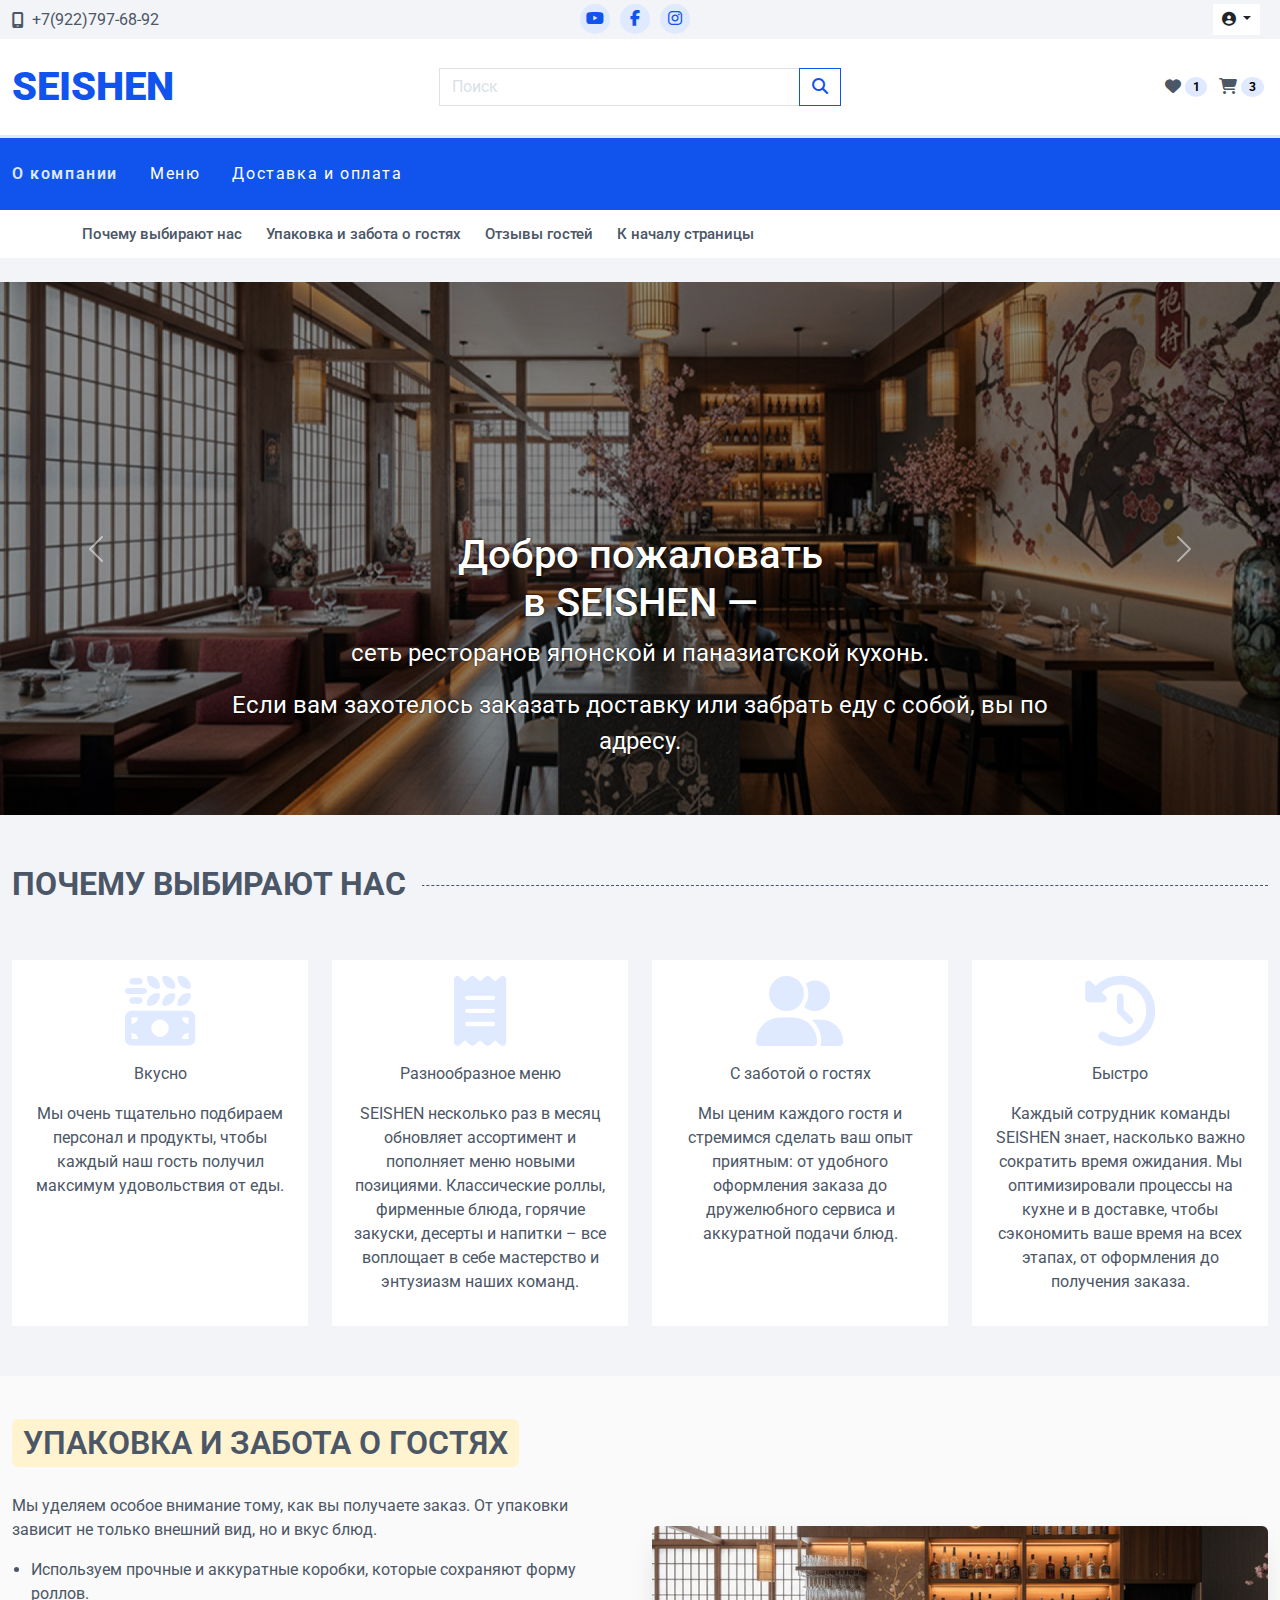
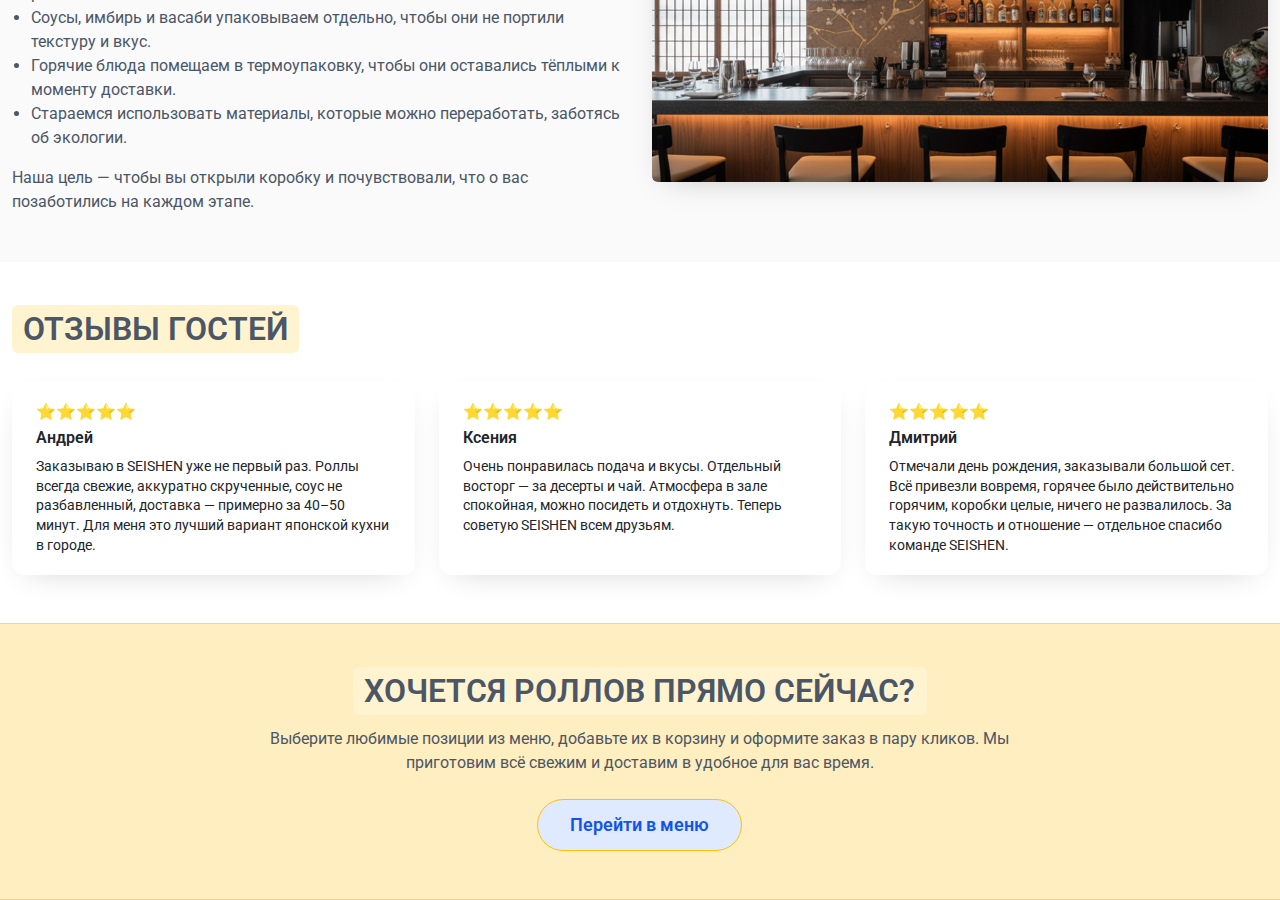
<file: index.html>
<!doctype html>
<html lang="en">
	<head>
		<meta charset="utf-8">
		<meta name="viewport" content="width=device-width, initial-scale=1">
		<title>SEISHEN</title>
		<link rel="preconnect" href="https://fonts.googleapis.com">
		<link rel="preconnect" href="https://fonts.gstatic.com" crossorigin>
		<link href="https://fonts.googleapis.com/css2?family=Roboto:wght@400;500;700&display=swap" rel="stylesheet">
		<link rel="stylesheet" href="https://cdn.jsdelivr.net/npm/bootstrap@5.3.0-alpha3/dist/css/bootstrap.min.css">
		<link rel="stylesheet" href="https://cdnjs.cloudflare.com/ajax/libs/font-awesome/6.4.0/css/all.min.css">
		<link rel="stylesheet" href="assets/css/main.css">
		<link rel="shortcut icon" href="assets/img/favicon.ico" type="image/x-icon">
	</head>
	<body>

		<div class="wrapper">

			<header class="header">
				<div class="header-top py-1">
					<div class="container-fluid">
						<div class="row">
							<div class="col-6 col-sm-4">
								<div class="header-top-phone d-flex align-items-center h-100">
									<i class="fa-solid fa-mobile-screen"></i>
									<a href="tel:+1234567890" class="ms-2">+7(922)797-68-92</a>
								</div>
							</div>

							<div class="col-sm-4 d-none d-sm-block">
								<ul class="social-icons d-flex justify-content-center">
									<li>
										<a href="#">
											<i class="fa-brands fa-youtube"></i>
										</a>
									</li>
									<li>
										<a href="#">
											<i class="fa-brands fa-facebook-f"></i>
										</a>
									</li>
									<li>
										<a href="#">
											<i class="fa-brands fa-instagram"></i>
										</a>
									</li>
								</ul>
							</div>

							<div class="col-6 col-sm-4">
								<div class="header-top-account d-flex justify-content-end">
									<div class="btn-group me-2">
										<div class="dropdown">
											<button class="btn btn-sm dropdown-toggle" type="button" data-bs-toggle="dropdown" aria-expanded="false">
												<i class="fa-solid fa-circle-user"></i>
											</button>
											<ul class="dropdown-menu">
												<li>
													<a class="dropdown-item" href="#">Вход</a>
												</li>
												<li>
													<a class="dropdown-item" href="#">Регистрация</a>
												</li>
											</ul>
										</div>
									</div>
								</div>
								<!-- ./header-top-account -->
							</div>
						</div>
					</div>
				</div>
				<!-- ./header-top -->

				<div class="header-middle bg-white py-4">
					<div class="container-fluid">
						<div class="row align-items-center">

							<div class="col-sm-6 col-lg-4">
								<a href="index.html" class="header-logo h1">SEISHEN</a>
							</div>

							<div class="col-lg-4 order-md-2 cart-buttons text-end d-none d-lg-block">
								<a href="#" class="btn p-1">
									<i class="fa-solid fa-heart"></i>
									<span class="badge text-bg-warning cart-badge bg-warning rounded-circle">1</span>
								</a>

								<button class="btn p-1" type="button" data-bs-toggle="offcanvas" data-bs-target="#offcanvasCart" aria-controls="offcanvasCart">
									<i class="fa-solid fa-cart-shopping"></i>
									<span class="badge text-bg-warning cart-badge bg-warning rounded-circle">3</span>
								</button>
							</div>

							<div class="col-lg-4 col-sm-6 order-md-1 mt-2 mt-md-0">
								<form action="">
									<div class="input-group">
										<input type="text" class="form-control" name="s" placeholder="Поиск" aria-label="Поиск" aria-describedby="button-search">
										<button class="btn btn-outline-warning" type="submit" id="button-search">
											<i class="fa-solid fa-magnifying-glass"></i>
										</button>
									</div>
								</form>
							</div>

						</div>
					</div>

				</div>
				<!-- ./header-middle -->
<div class="offcanvas offcanvas-end" tabindex="-1" id="offcanvasCart" aria-labelledby="offcanvasCartLabel">
    <div class="offcanvas-header">
        <h5 class="offcanvas-title" id="offcanvasCartLabel">Корзина</h5>
        <button type="button" class="btn-close" data-bs-dismiss="offcanvas" aria-label="Close"></button>
    </div>

    <div class="offcanvas-body">

        <!-- Сообщение "Корзина пуста" -->
        <div data-cart-empty class="alert alert-secondary text-center" role="alert">
            Корзина пуста
        </div>

        <!-- Контейнер для товаров в корзине -->
        <div class="cart-wrapper mb-3">
            <!-- JS будет вставлять сюда ".cart-item" -->
        </div>

        <!-- Итоги -->
        <div class="cart-total mb-4">
            <p>
                <span class="h6">Доставка:</span>
                <span class="delivery-cost free">бесплатно</span>
            </p>
            <p>
                <span class="h6">Итого:</span>
                <span class="total-price">0</span> <span class="rouble">₽</span>
            </p>
        </div>

        <!-- Форма заказа -->
        <div id="order-form" class="border-top pt-3">
            <h5 class="mb-2">Оформить заказ</h5>

            <form>
                <div class="form-group mb-2">
                    <input type="text" class="form-control" placeholder="Ваш номер телефона">
                </div>

                <button type="submit" class="btn btn-warning w-100 button-pay">
                    Оплатить
                </button>
            </form>
        </div>

    </div>
</div>

			</header>

			<div class="header-bottom sticky-top" id="header-nav">
				<nav class="navbar navbar-expand-lg bg-dark" data-bs-theme="dark">
					<div class="container-fluid">
						<button class="navbar-toggler" type="button" data-bs-toggle="offcanvas" data-bs-target="#offcanvasNavbar" aria-controls="offcanvasNavbar" aria-expanded="false" aria-label="Toggle navigation">
							<span class="navbar-toggler-icon"></span>
						</button>
						<div class="offcanvas offcanvas-start" id="offcanvasNavbar" tabindex="-1" aria-labelledby="offcanvasNavbarLabel">
							<div class="offcanvas-header">
								<h5 class="offcanvas-title" id="offcanvasNavbarLabel">SEISHEN</h5>
								<button type="button" class="btn-close" data-bs-dismiss="offcanvas" aria-label="Close"></button>
							</div>
							<div class="offcanvas-body">
<ul class="navbar-nav">
  <li class="nav-item">
    <a class="nav-link active" aria-current="page" href="index.html">О компании</a>
  </li>
  <li class="nav-item">
    <a class="nav-link" href="menu.html">Меню</a>
  </li>
  <li class="nav-item">
    <a class="nav-link" href="delivery.html">Доставка и оплата</a>
  </li>
</ul>

							</div>
						</div>

						<div class="cart-buttons-phone d-block d-lg-none "> 
							<a href="#" class="btn p-1">
								<i class="fa-solid fa-heart"></i>
								<span class="badge text-bg-warning cart-badge bg-warning rounded-circle">3</span>
							</a>

							<button class="btn p-1" type="button" data-bs-toggle="offcanvas" data-bs-target="#offcanvasCart" aria-controls="offcanvasCart">
								<i class="fa-solid fa-cart-shopping"></i>
								<span class="badge text-bg-warning cart-badge bg-warning rounded-circle">5</span>
							</button>
						</div>

					</div>
				</nav>

<nav class="page-nav" aria-label="Навигация по странице">
    <div class="container">
        <ul class="page-nav-list">
                </li>
                <li class="page-nav-item">
                    <a class="page-nav-link" href="#advantages">Почему выбирают нас</a>
                </li>
                <li class="page-nav-item">
                    <a class="page-nav-link" href="#pack">Упаковка и забота о гостях</a>
                </li>
                    <a class="page-nav-link" href="#comment">Отзывы гостей</a>
                </li>
                <li class="page-nav-item">
                    <a class="page-nav-link" href="#top">К началу страницы</a>
            </ul>
        </div>
    </nav>

			</div>
			<!-- ./header-bottom -->

<main class="main">
	<a id="top"></a>

<div class="carousel slide carousel-fade">
  <div class="carousel-inner">
    <div class="carousel-item active">
      <img src="assets/img/интерьер_04.jpg" class="d-block w-100" alt="...">
	    <div class="carousel-caption d-none d-md-block">
        <h1 class="content-title"> Добро пожаловать <br> в SEISHEN —</h1>
        <p class="content-text">сеть ресторанов японской и паназиатской кухонь.</p>
        <p class="content-text">Если вам захотелось заказать доставку или забрать еду с собой, вы по адресу.</p>
      </div>
    </div>
    <div class="carousel-item">
      <img src="assets/img/Интерьер_02.jpg" class="d-block w-100" alt="...">
    </div>
    <div class="carousel-item">
      <img src="assets/img/Интерьер_03.jpg" class="d-block w-100" alt="...">
    </div>
  </div>
  <button class="carousel-control-prev" type="button" data-bs-target="#carousel" data-bs-slide="prev">
    <span class="carousel-control-prev-icon" aria-hidden="true"></span>
    <span class="visually-hidden">Предыдущий</span>
  </button>
  <button class="carousel-control-next" type="button" data-bs-target="#carousel" data-bs-slide="next">
    <span class="carousel-control-next-icon" aria-hidden="true"></span>
    <span class="visually-hidden">Следующий</span>
  </button>
</div>

<section id="advantages" class="advantages">
    <div class="container-fluid">
        <div class="row mb-5">
            <div class="col-12">
                <h2 class="section-title">
                    <span>Почему выбирают нас</span>
                </h2>
            </div>
        </div>

        <div class="row gy-3 advantages-items">
            <div class="col-lg-3 col-sm-6">
                <div class="item">
                    <p>
                        <i class="fa-solid fa-money-bill-wheat"></i>
                    </p>
                    <p>Вкусно</p>
                    <p>Мы очень тщательно подбираем персонал и продукты, чтобы каждый наш гость получил максимум удовольствия от еды.</p>
                </div>
            </div>

            <div class="col-lg-3 col-sm-6">
                <div class="item">
                    <p>
                        <i class="fa-solid fa-receipt"></i>
                    </p>
                    <p>Разнообразное меню</p>
                    <p>SEISHEN несколько раз в месяц обновляет ассортимент и пополняет меню новыми позициями. Классические роллы, фирменные блюда, горячие закуски, десерты и напитки – все воплощает в себе мастерство и энтузиазм наших команд.</p>
                </div>
            </div>

            <div class="col-lg-3 col-sm-6">
                <div class="item">
                    <p>
                        <i class="fa-solid fa-user-group"></i>
                    </p>
                    <p>С заботой о гостях</p>
                    <p>Мы ценим каждого гостя и стремимся сделать ваш опыт приятным: от удобного оформления заказа до дружелюбного сервиса и аккуратной подачи блюд.</p>
                </div>
            </div>

            <div class="col-lg-3 col-sm-6">
                <div class="item">
                    <p>
                        <i class="fa-solid fa-clock-rotate-left"></i>
                    </p>
                    <p>Быстро</p>
                    <p>Каждый сотрудник команды SEISHEN знает, насколько важно сократить время ожидания. Мы оптимизировали процессы на кухне и в доставке, чтобы сэкономить ваше время на всех этапах, от оформления до получения заказа.</p>
                </div>
            </div>
        </div>
    </div>
</section>

				<section id="pack" class="care-section py-5">
					<div class="container-fluid">
						<div class="row mb-4">
							<div class="col-12">
								<h2 class="section-title">
									<span>Упаковка и забота о гостях</span>
								</h2>
							</div>
						</div>

						<div class="row align-items-center gy-3">
							<div class="col-lg-6">
								<p>Мы уделяем особое внимание тому, как вы получаете заказ. От упаковки зависит не только внешний вид, но и вкус блюд.</p>
								<ul class="mb-3">
									<li>Используем прочные и аккуратные коробки, которые сохраняют форму роллов.</li>
									<li>Соусы, имбирь и васаби упаковываем отдельно, чтобы они не портили текстуру и вкус.</li>
									<li>Горячие блюда помещаем в термоупаковку, чтобы они оставались тёплыми к моменту доставки.</li>
									<li>Стараемся использовать материалы, которые можно переработать, заботясь об экологии.</li>
								</ul>
								<p class="mb-0">Наша цель — чтобы вы открыли коробку и почувствовали, что о вас позаботились на каждом этапе.</p>
							</div>

							<div class="col-lg-6">
								<img src="assets/img/Интерьер_03.jpg"
									 alt="Упаковка и подача заказов SEISHEN"
									 class="img-fluid rounded">
							</div>
						</div>
					</div>
				</section>

				<section id="comment" class="reviews py-5">
					<div class="container-fluid">
						<div class="row mb-4">
							<div class="col-12">
								<h2 class="section-title">
									<span>Отзывы гостей</span>
								</h2>
							</div>
						</div>

						<div class="row gy-3">
							<div class="col-md-4">
								<div class="card h-100">
									<div class="card-body">
										<p class="mb-1">⭐⭐⭐⭐⭐</p>
										<p class="fw-semibold mb-2">Андрей</p>
										<p class="mb-0 small">
											Заказываю в SEISHEN уже не первый раз. Роллы всегда свежие, аккуратно скрученные,
											соус не разбавленный, доставка — примерно за 40–50 минут. Для меня это лучший вариант
											японской кухни в городе.
										</p>
									</div>
								</div>
							</div>

							<div class="col-md-4">
								<div class="card h-100">
									<div class="card-body">
										<p class="mb-1">⭐⭐⭐⭐⭐</p>
										<p class="fw-semibold mb-2">Ксения</p>
										<p class="mb-0 small">
											Очень понравилась подача и вкусы. Отдельный восторг — за десерты и чай.
											Атмосфера в зале спокойная, можно посидеть и отдохнуть. Теперь советую SEISHEN всем друзьям.
										</p>
									</div>
								</div>
							</div>

							<div class="col-md-4">
								<div class="card h-100">
									<div class="card-body">
										<p class="mb-1">⭐⭐⭐⭐⭐</p>
										<p class="fw-semibold mb-2">Дмитрий</p>
										<p class="mb-0 small">
											Отмечали день рождения, заказывали большой сет. Всё привезли вовремя, горячее было действительно горячим,
											коробки целые, ничего не развалилось. За такую точность и отношение — отдельное спасибо команде SEISHEN.
										</p>
									</div>
								</div>
							</div>
						</div>
					</div>
				</section>

				<section class="cta-section py-5">
					<div class="container-fluid">
						<div class="row justify-content-center text-center">
							<div class="col-lg-8">
								<h2 class="section-title mb-3">
									<span>Хочется роллов прямо сейчас?</span>
								</h2>
								<p class="mb-4">
									Выберите любимые позиции из меню, добавьте их в корзину и оформите заказ в пару кликов.
									Мы приготовим всё свежим и доставим в удобное для вас время.
								</p>
								<a href="menu.html" class="btn btn-warning btn-lg">
									Перейти в меню
								</a>
							</div>
						</div>
					</div>
				</section>

			</main>
			<footer class="footer"></footer>
		</div>

<script src="assets/js/renderProducts.js"></script>
<script src="https://cdn.jsdelivr.net/npm/bootstrap@5.3.0-alpha3/dist/js/bootstrap.bundle.min.js"></script>
<script src="assets/js/main.js"></script>

	</body>
</html>
</file>
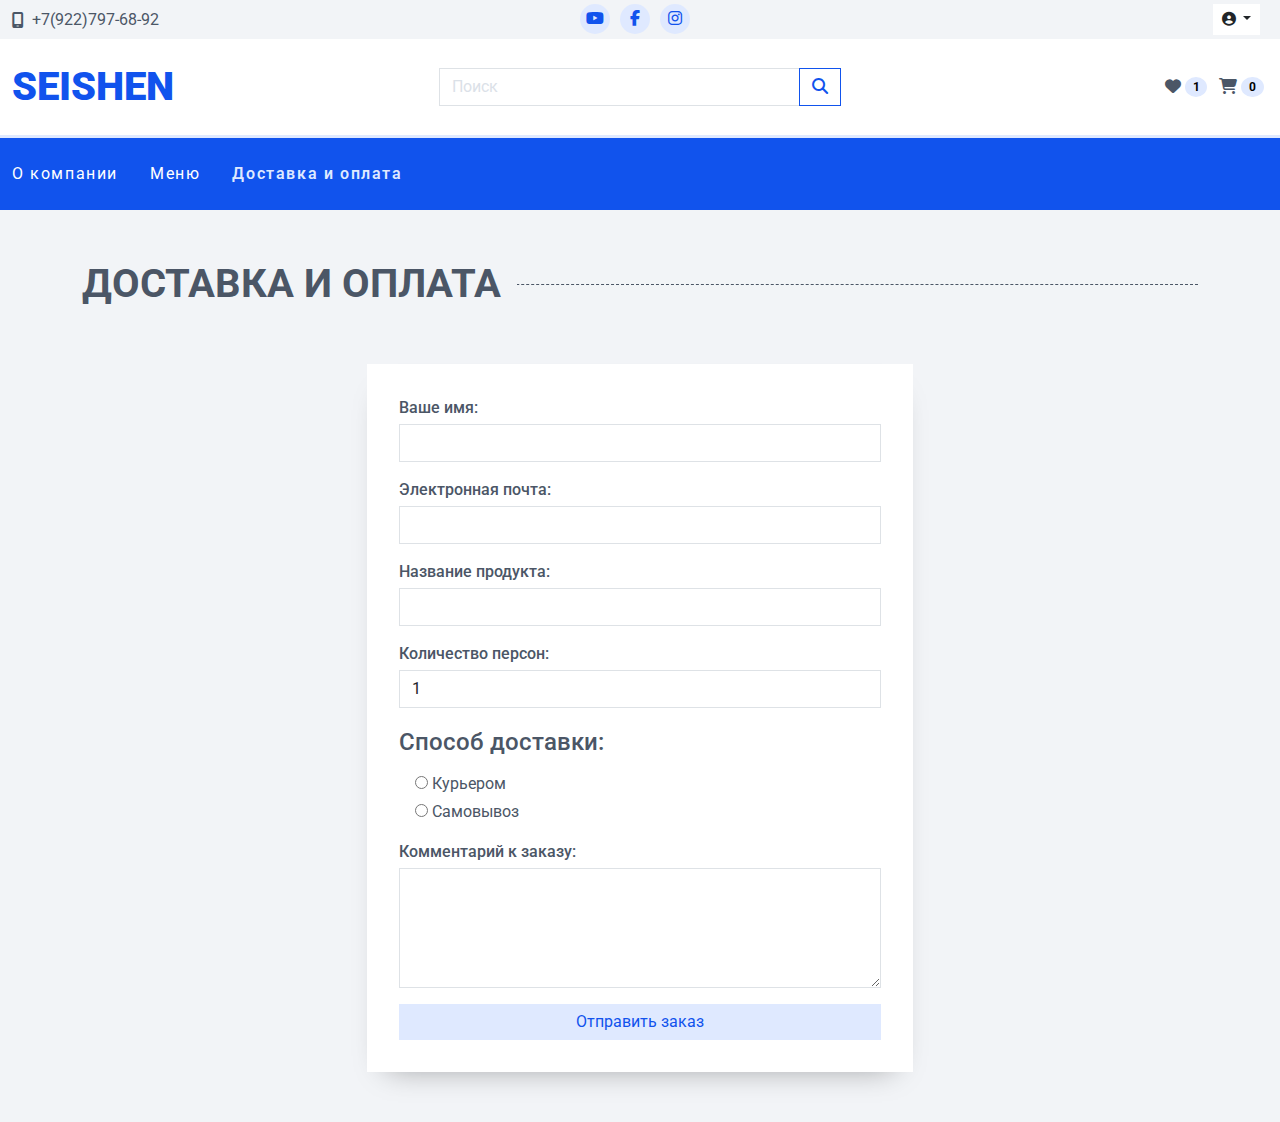
<file: delivery.html>
<!doctype html>
<html lang="en">
	<head>
		<meta charset="utf-8">
		<meta name="viewport" content="width=device-width, initial-scale=1">
		<title>SEISHEN</title>
		<link rel="preconnect" href="https://fonts.googleapis.com">
		<link rel="preconnect" href="https://fonts.gstatic.com" crossorigin>
		<link href="https://fonts.googleapis.com/css2?family=Roboto:wght@400;500;700&display=swap" rel="stylesheet">
		<link rel="stylesheet" href="https://cdn.jsdelivr.net/npm/bootstrap@5.3.0-alpha3/dist/css/bootstrap.min.css">
		<link rel="stylesheet" href="https://cdnjs.cloudflare.com/ajax/libs/font-awesome/6.4.0/css/all.min.css">
		<link rel="stylesheet" href="assets/css/main.css">
		<link rel="shortcut icon" href="assets/img/favicon.ico" type="image/x-icon">
	</head>
	<body>

		<div class="wrapper">

			<header class="header">
				<div class="header-top py-1">
					<div class="container-fluid">
						<div class="row">
							<div class="col-6 col-sm-4">
								<div class="header-top-phone d-flex align-items-center h-100">
									<i class="fa-solid fa-mobile-screen"></i>
									<a href="tel:+1234567890" class="ms-2">+7(922)797-68-92</a>
								</div>
							</div>

							<div class="col-sm-4 d-none d-sm-block">
								<ul class="social-icons d-flex justify-content-center">
									<li>
										<a href="#">
											<i class="fa-brands fa-youtube"></i>
										</a>
									</li>
									<li>
										<a href="#">
											<i class="fa-brands fa-facebook-f"></i>
										</a>
									</li>
									<li>
										<a href="#">
											<i class="fa-brands fa-instagram"></i>
										</a>
									</li>
								</ul>
							</div>

							<div class="col-6 col-sm-4">
								<div class="header-top-account d-flex justify-content-end">
									<div class="btn-group me-2">
										<div class="dropdown">
											<button class="btn btn-sm dropdown-toggle" type="button" data-bs-toggle="dropdown" aria-expanded="false">
												<i class="fa-solid fa-circle-user"></i>
											</button>
											<ul class="dropdown-menu">
												<li>
													<a class="dropdown-item" href="#">Вход</a>
												</li>
												<li>
													<a class="dropdown-item" href="#">Регистрация</a>
												</li>
											</ul>
										</div>
									</div>
								</div>
								<!-- ./header-top-account -->
							</div>
						</div>
					</div>
				</div>
				<!-- ./header-top -->

				<div class="header-middle bg-white py-4">
					<div class="container-fluid">
						<div class="row align-items-center">

							<div class="col-sm-6 col-lg-4">
								<a href="index.html" class="header-logo h1">SEISHEN</a>
							</div>

							<div class="col-lg-4 order-md-2 cart-buttons text-end d-none d-lg-block">
								<a href="#" class="btn p-1">
									<i class="fa-solid fa-heart"></i>
									<span class="badge text-bg-warning cart-badge bg-warning rounded-circle">1</span>
								</a>

								<button class="btn p-1" type="button" data-bs-toggle="offcanvas" data-bs-target="#offcanvasCart" aria-controls="offcanvasCart">
									<i class="fa-solid fa-cart-shopping"></i>
									<span class="badge text-bg-warning cart-badge bg-warning rounded-circle">0</span>
								</button>
							</div>

							<div class="col-lg-4 col-sm-6 order-md-1 mt-2 mt-md-0">
								<form action="">
									<div class="input-group">
										<input type="text" class="form-control" name="s" placeholder="Поиск" aria-label="Поиск" aria-describedby="button-search">
										<button class="btn btn-outline-warning" type="submit" id="button-search">
											<i class="fa-solid fa-magnifying-glass"></i>
										</button>
									</div>
								</form>
							</div>

						</div>
					</div>

				</div>
				<!-- ./header-middle -->
<div class="offcanvas offcanvas-end" tabindex="-1" id="offcanvasCart" aria-labelledby="offcanvasCartLabel">
    <div class="offcanvas-header">
        <h5 class="offcanvas-title" id="offcanvasCartLabel">Корзина</h5>
        <button type="button" class="btn-close" data-bs-dismiss="offcanvas" aria-label="Close"></button>
    </div>

    <div class="offcanvas-body">

        <!-- Сообщение "Корзина пуста" -->

        <div data-cart-empty class="alert text-center" role="alert">
			<img alt class="emptyCard" src="assets/img/orig.png">
            <p>В вашей корзине пусто</p>
        </div>

        <!-- Контейнер для товаров в корзине -->
        <div class="cart-wrapper mb-3">
            <!-- JS будет вставлять сюда ".cart-item" -->
        </div>

        <!-- Итоги -->
        <div class="cart-total mb-4">
            <p>
                <span class="h6">Доставка:</span>
                <span class="delivery-cost free">бесплатно</span>
            </p>
            <p>
                <span class="h6">Итого:</span>
                <span class="total-price">0</span> <span class="rouble">₽</span>
            </p>
        </div>

        <!-- Форма заказа -->
        <div id="order-form" class="border-top pt-3">
            <h5 class="mb-2">Оформить заказ</h5>

            <form>
                <div class="form-group mb-2">
                    <input type="text" class="form-control" placeholder="Ваш номер телефона">
                </div>

                <button type="submit" class="btn btn-warning w-100 button-pay">
                    Оплатить
                </button>
            </form>
        </div>

    </div>
</div>

			</header>

			<div class="header-bottom sticky-top" id="header-nav">
				<nav class="navbar navbar-expand-lg bg-dark" data-bs-theme="dark">
					<div class="container-fluid">
						<button class="navbar-toggler" type="button" data-bs-toggle="offcanvas" data-bs-target="#offcanvasNavbar" aria-controls="offcanvasNavbar" aria-expanded="false" aria-label="Toggle navigation">
							<span class="navbar-toggler-icon"></span>
						</button>
						<div class="offcanvas offcanvas-start" id="offcanvasNavbar" tabindex="-1" aria-labelledby="offcanvasNavbarLabel">
							<div class="offcanvas-header">
								<h5 class="offcanvas-title" id="offcanvasNavbarLabel">SEISHEN</h5>
								<button type="button" class="btn-close" data-bs-dismiss="offcanvas" aria-label="Close"></button>
							</div>
							<div class="offcanvas-body">
								<ul class="navbar-nav">
									<li class="nav-item">
										<a class="nav-link" href="index.html">О компании</a>
									</li>
									<li class="nav-item">
										<a class="nav-link" aria-current="page" href="menu.html">Меню</a>
									</li>
									<li class="nav-item">
										<a class="nav-link active" href="#">Доставка и оплата</a>
									</li>
								</ul>
							</div>
						</div>

						<div class="cart-buttons-phone d-block d-lg-none "> 
							<a href="#" class="btn p-1">
								<i class="fa-solid fa-heart"></i>
								<span class="badge text-bg-warning cart-badge bg-warning rounded-circle">3</span>
							</a>

							<button class="btn p-1" type="button" data-bs-toggle="offcanvas" data-bs-target="#offcanvasCart" aria-controls="offcanvasCart">
								<i class="fa-solid fa-cart-shopping"></i>
								<span class="badge text-bg-warning cart-badge bg-warning rounded-circle">5</span>
							</button>
						</div>

					</div>
				</nav>
			</div>
			<!-- ./header-bottom -->

<main class="main">
    <section class="delivery-section">
        <div class="container">
            <div class="row mb-4">
                <div class="col-12">
                    <h1 class="section-title">
                        <span>Доставка и оплата</span>
                    </h1>
                </div>
            </div>

            <div class="row justify-content-center">
                <div class="col-lg-8 col-xl-6">
<form class="order-form"
      action="https://httpbin.org/post"
      method="post">

    <!-- text -->
    <label class="form-field">
        <span>Ваше имя:</span>
        <input type="text" name="customer_name" class="form-control" required>
    </label>

    <!-- text -->
    <label class="form-field">
        <span>Электронная почта:</span>
        <input type="email" name="customer_email" class="form-control" required>
    </label>

    <!-- text -->
    <label class="form-field">
        <span>Название продукта:</span>
        <input type="text" name="Product_Name" class="form-control" required>
    </label>

    <!-- number -->
    <label class="form-field">
        <span>Количество персон:</span>
        <input type="number" name="N_of_person" class="form-control"
               min="1" max="20" value="1" required>
    </label>

    <!-- radio -->
    <fieldset class="form-field">
        <legend>Способ доставки:</legend>
        <label class="ms-3">
            <input type="radio" name="delivery_type" value="Курьером" required>
            Курьером
        </label>
        <label class="ms-3">
            <input type="radio" name="delivery_type" value="Самовывоз">
            Самовывоз
        </label>
    </fieldset>

    <!-- textarea -->
    <label class="form-field">
        <span>Комментарий к заказу:</span>
        <textarea name="order_comment" rows="4" class="form-control"></textarea>
    </label>

    <button type="submit" class="btn btn-warning button-pay w-100">
        Отправить заказ
    </button>
</form>

                </div>
            </div>
        </div>
    </section>
</main>

			<footer class="footer"></footer>
		</div>

<script src="assets/js/renderProducts.js"></script>
<script src="https://cdn.jsdelivr.net/npm/bootstrap@5.3.0-alpha3/dist/js/bootstrap.bundle.min.js"></script>
<script src="assets/js/main.js"></script>

	</body>
</html>
</file>
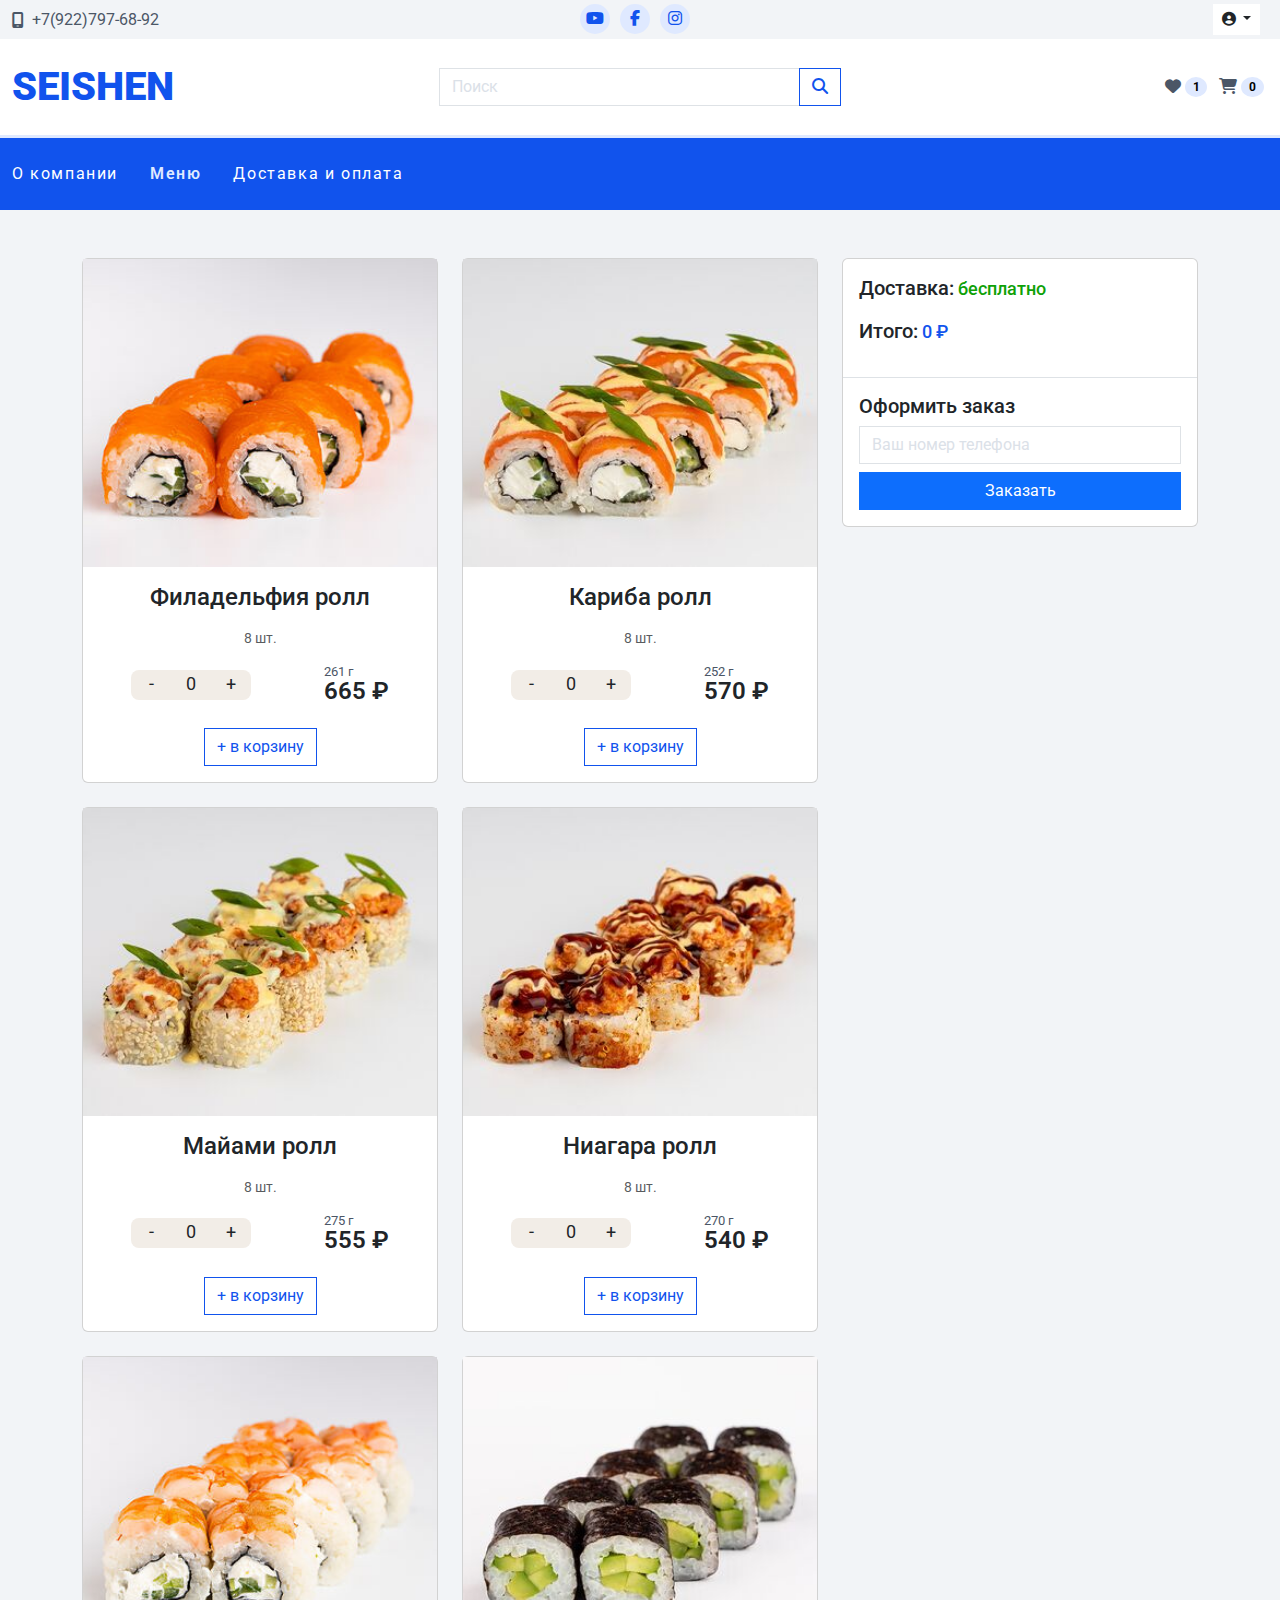
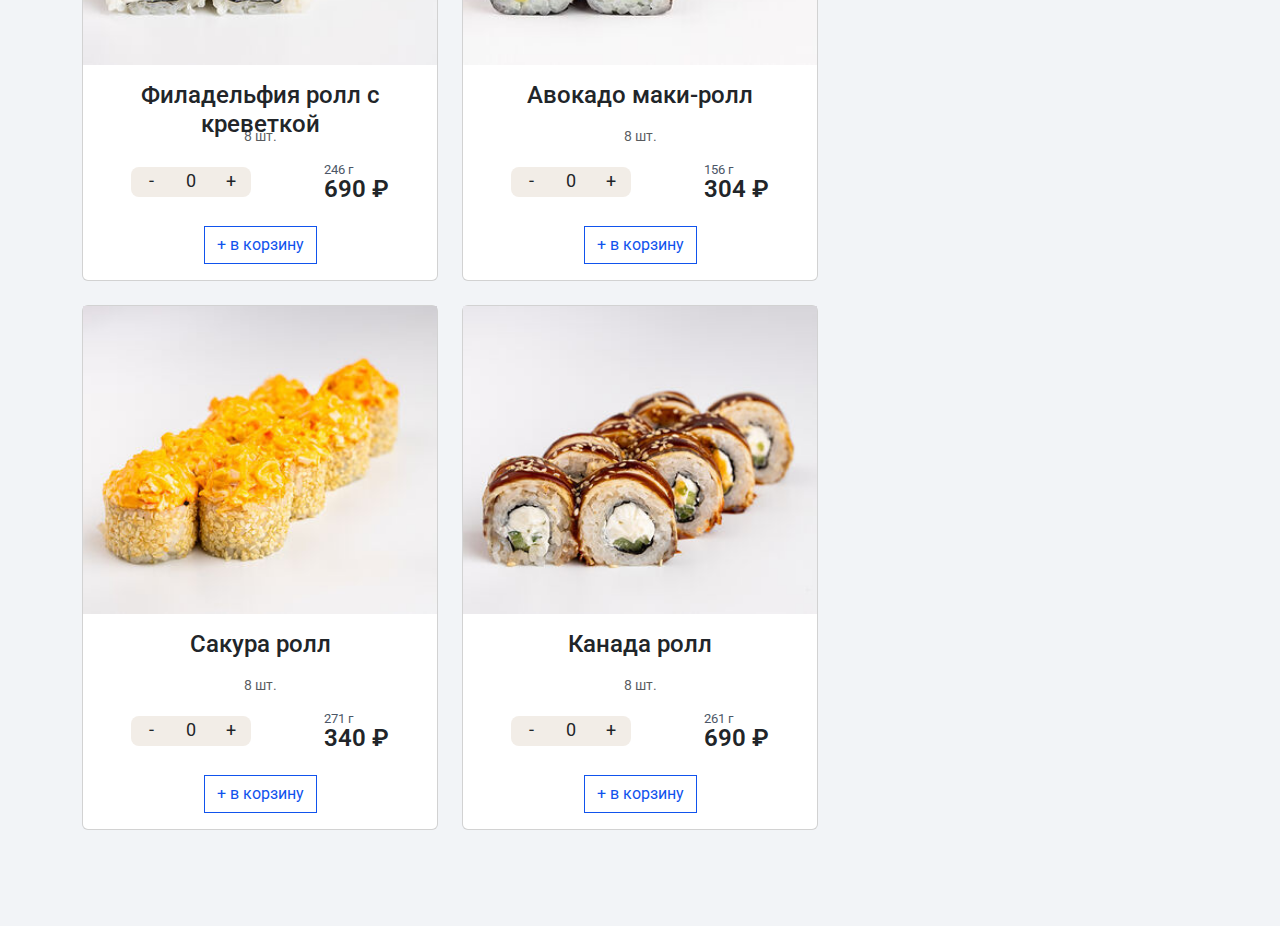
<file: menu.html>
<!doctype html>
<html lang="en">
	<head>
		<meta charset="utf-8">
		<meta name="viewport" content="width=device-width, initial-scale=1">
		<title>SEISHEN</title>
		<link rel="preconnect" href="https://fonts.googleapis.com">
		<link rel="preconnect" href="https://fonts.gstatic.com" crossorigin>
		<link href="https://fonts.googleapis.com/css2?family=Roboto:wght@400;500;700&display=swap" rel="stylesheet">
		<link rel="stylesheet" href="https://cdn.jsdelivr.net/npm/bootstrap@5.3.0-alpha3/dist/css/bootstrap.min.css">
		<link rel="stylesheet" href="https://cdnjs.cloudflare.com/ajax/libs/font-awesome/6.4.0/css/all.min.css">
		<link rel="stylesheet" href="assets/css/main.css">
		<link rel="shortcut icon" href="assets/img/favicon.ico" type="image/x-icon">
	</head>
	<body>

		<div class="wrapper">

			<header class="header">
				<div class="header-top py-1">
					<div class="container-fluid">
						<div class="row">
							<div class="col-6 col-sm-4">
								<div class="header-top-phone d-flex align-items-center h-100">
									<i class="fa-solid fa-mobile-screen"></i>
									<a href="tel:+1234567890" class="ms-2">+7(922)797-68-92</a>
								</div>
							</div>

							<div class="col-sm-4 d-none d-sm-block">
								<ul class="social-icons d-flex justify-content-center">
									<li>
										<a href="#">
											<i class="fa-brands fa-youtube"></i>
										</a>
									</li>
									<li>
										<a href="#">
											<i class="fa-brands fa-facebook-f"></i>
										</a>
									</li>
									<li>
										<a href="#">
											<i class="fa-brands fa-instagram"></i>
										</a>
									</li>
								</ul>
							</div>

							<div class="col-6 col-sm-4">
								<div class="header-top-account d-flex justify-content-end">
									<div class="btn-group me-2">
										<div class="dropdown">
											<button class="btn btn-sm dropdown-toggle" type="button" data-bs-toggle="dropdown" aria-expanded="false">
												<i class="fa-solid fa-circle-user"></i>
											</button>
											<ul class="dropdown-menu">
												<li>
													<a class="dropdown-item" href="#">Вход</a>
												</li>
												<li>
													<a class="dropdown-item" href="#">Регистрация</a>
												</li>
											</ul>
										</div>
									</div>
								</div>
								<!-- ./header-top-account -->
							</div>
						</div>
					</div>
				</div>
				<!-- ./header-top -->

				<div class="header-middle bg-white py-4">
					<div class="container-fluid">
						<div class="row align-items-center">

							<div class="col-sm-6 col-lg-4">
								<a href="index.html" class="header-logo h1">SEISHEN</a>
							</div>

							<div class="col-lg-4 order-md-2 cart-buttons text-end d-none d-lg-block">
								<a href="#" class="btn p-1">
									<i class="fa-solid fa-heart"></i>
									<span class="badge text-bg-warning cart-badge bg-warning rounded-circle">1</span>
								</a>

								<button class="btn p-1" type="button" data-bs-toggle="offcanvas" data-bs-target="#offcanvasCart" aria-controls="offcanvasCart">
									<i class="fa-solid fa-cart-shopping"></i>
									<span class="badge text-bg-warning cart-badge bg-warning rounded-circle">0</span>
								</button>
							</div>

							<div class="col-lg-4 col-sm-6 order-md-1 mt-2 mt-md-0">
								<form action="">
									<div class="input-group">
										<input type="text" class="form-control" name="s" placeholder="Поиск" aria-label="Поиск" aria-describedby="button-search">
										<button class="btn btn-outline-warning" type="submit" id="button-search">
											<i class="fa-solid fa-magnifying-glass"></i>
										</button>
									</div>
								</form>
							</div>

						</div>
					</div>

				</div>
				<!-- ./header-middle -->
<div class="offcanvas offcanvas-end" tabindex="-1" id="offcanvasCart" aria-labelledby="offcanvasCartLabel">
    <div class="offcanvas-header">
        <h5 class="offcanvas-title" id="offcanvasCartLabel">Корзина</h5>
        <button type="button" class="btn-close" data-bs-dismiss="offcanvas" aria-label="Close"></button>
    </div>

    <div class="offcanvas-body">

        <!-- Сообщение "Корзина пуста" -->

        <div data-cart-empty class="alert text-center" role="alert">
			<img alt class="emptyCard" src="assets/img/orig.png">
            <p>В вашей корзине пусто</p>
        </div>

        <!-- Контейнер для товаров в корзине -->
        <div class="cart-wrapper mb-3">
            <!-- JS будет вставлять сюда ".cart-item" -->
        </div>

        <!-- Итоги -->
        <div class="cart-total mb-4">
            <p>
                <span class="h6">Доставка:</span>
                <span class="delivery-cost free">бесплатно</span>
            </p>
            <p>
                <span class="h6">Итого:</span>
                <span class="total-price">0</span> <span class="rouble">₽</span>
            </p>
        </div>

        <!-- Форма заказа -->
        <div id="order-form" class="border-top pt-3">
            <h5 class="mb-2">Оформить заказ</h5>

            <form>
                <div class="form-group mb-2">
                    <input type="text" class="form-control" placeholder="Ваш номер телефона">
                </div>

                <button type="submit" class="btn btn-warning w-100 button-pay">
                    Оплатить
                </button>
            </form>
        </div>

    </div>
</div>

			</header>

			<div class="header-bottom sticky-top" id="header-nav">
				<nav class="navbar navbar-expand-lg bg-dark" data-bs-theme="dark">
					<div class="container-fluid">
						<button class="navbar-toggler" type="button" data-bs-toggle="offcanvas" data-bs-target="#offcanvasNavbar" aria-controls="offcanvasNavbar" aria-expanded="false" aria-label="Toggle navigation">
							<span class="navbar-toggler-icon"></span>
						</button>
						<div class="offcanvas offcanvas-start" id="offcanvasNavbar" tabindex="-1" aria-labelledby="offcanvasNavbarLabel">
							<div class="offcanvas-header">
								<h5 class="offcanvas-title" id="offcanvasNavbarLabel">SEISHEN</h5>
								<button type="button" class="btn-close" data-bs-dismiss="offcanvas" aria-label="Close"></button>
							</div>
							<div class="offcanvas-body">
<ul class="navbar-nav">
  <li class="nav-item">
    <a class="nav-link" href="index.html">О компании</a>
  </li>
  <li class="nav-item">
    <a class="nav-link active" aria-current="page" href="menu.html">Меню</a>
  </li>
  <li class="nav-item">
    <a class="nav-link" href="delivery.html">Доставка и оплата</a>
  </li>
</ul>

							</div>
						</div>

						<div class="cart-buttons-phone d-block d-lg-none "> 
							<a href="#" class="btn p-1">
								<i class="fa-solid fa-heart"></i>
								<span class="badge text-bg-warning cart-badge bg-warning rounded-circle">3</span>
							</a>

							<button class="btn p-1" type="button" data-bs-toggle="offcanvas" data-bs-target="#offcanvasCart" aria-controls="offcanvasCart">
								<i class="fa-solid fa-cart-shopping"></i>
								<span class="badge text-bg-warning cart-badge bg-warning rounded-circle">5</span>
							</button>
						</div>

					</div>
				</nav>
			</div>
			<!-- ./header-bottom -->

<main class="main">

<!-- МЕНЮ + КОРЗИНА -->
<section id="menu-rolls" class="menu-section py-5">
    <div class="container">
        <div class="row">

            <!-- ТОВАРЫ: 2/3 экрана на десктопе -->
            <div class="col-lg-8 col-12 mb-4">
                <div class="row" id="products-container">
                    <!-- сюда рендерятся карточки из renderProducts.js -->
                </div>
            </div>

            <!-- КОРЗИНА: 1/3 экрана на десктопе -->
            <div class="col-lg-4 col-12" id="menu-order">

                <!-- Корзина (оставь твёрдый код, только перенеси внутрь этого div) -->
                <div class="card mb-4">
                    <div class="card-body">

                        <div class="cart-total">
                            <p><span class="h5">Доставка:</span> <span class="delivery-cost free">бесплатно</span></p>
                            <p><span class="h5">Итого:</span> <span class="total-price">330</span> <span class="rouble">₽</span></p>
                        </div>
                    </div>

                    <div id="order-form" class="card-body border-top">
                        <h5 class="card-title">Оформить заказ</h5>
                        <form>
                            <div class="form-group mb-2">
                                <input type="text" class="form-control" placeholder="Ваш номер телефона">
                            </div>
                            <button type="submit" class="btn btn-primary w-100">Заказать</button>
                        </form>
                    </div>
                </div>
                <!-- // Корзина -->

            </div>

        </div>
    </div>
</section>
<!-- // МЕНЮ + КОРЗИНА -->

		</div>
	</div>


			</main>
			<footer class="footer"></footer>
		</div>

<script src="assets/js/renderProducts.js"></script>
<script src="https://cdn.jsdelivr.net/npm/bootstrap@5.3.0-alpha3/dist/js/bootstrap.bundle.min.js"></script>
<script src="assets/js/main.js"></script>

	</body>
</html>
</file>
<file: assets/css/main.css>
:root {
    --bg-color: #f2f4f7;
    --text-color: #4b5666;
    --accent-color: #dfe9ff;
    --coltrast-color: #1153ed;
    --gray-color: #dbe1e8;
}

html {
    scroll-behavior: smooth;
}

html, body {
    height: 100%;
}

a {
    color: var(--text-color); 
    text-decoration: underline;  
}

a:hover {
    text-decoration: none;
}

img {
    max-width: 100%;
    height: auto;
}

body {
    min-width: 320px;
    font-family: "Roboto", sans-serif;
    background-color: var(--bg-color);
    color: var(--text-color);
}

/* =================== General rules ====================*/

.wrapper {
    min-height: 100%;
    display: flex;
    flex-direction: column;
}

main.main {
    flex: 1 1 auto;
}

.btn, .dropdown-menu, .form-control {
    border-radius: 0;
}

.form-control:focus {
    color: var(--text-color);
    border-color: var(--accent-color);
    box-shadow: none;
}

.form-control::placeholder {
    color: var(--gray-color)
}

.btn-warning {
    background-color: var(--accent-color);
    color: var(--coltrast-color);
}

.btn-outline-warning {
    border-color: var(--accent-color);
    color: var(--accent-color);
}

.btn-outline-warning:hover {
    background-color: var(--accent-color);
    color: var(--coltrast-color);
}

.bg-warning {
    background-color: var(--accent-color) !important;
}

.btn-outline-warning:hover {
    background-color: var(--accent-color);
    color: var(--contrast-color);
}

/* =================== General rules ====================*/

.wrapper {
    min-height: 100%;
    display: flex;
    flex-direction: column;
}

main.main {
    flex: 1 1 auto;
}

section {
    padding: 50px 0;
}

.section-title {
    position: relative;
    text-transform: uppercase;
    color: var(--contrast-color);
    font-weight: 700;
}

.section-title span {
    background-color: var(--bg-color);
    padding-right: 1rem;
}

.section-title::after {
    position: absolute;
    content: "";
    width: 100%;
    top: 50%;
    left: 0;
    border-top: 1px dashed var(--text-color);
    z-index: -1;
}

/* =================== Header rules ====================*/

.header-top-phone a {
    text-decoration: none;
}

.header-top-phone a:hover {
    text-decoration: underline;
}

ul.social-icons {
    list-style: none;
    display: flex;
    justify-content: center;
    margin-bottom: 0;
    padding: 0;
}

ul.social-icons li {
    margin-right: 10px;
}

ul.social-icons a {
    background-color: var(--accent-color);
    color: var(--coltrast-color);
    width: 30px;
    height: 30px;
    line-height: 30px;
    border-radius: 50%;
    float: left;
    text-align: center;
}

ul.social-icons a:hover {
    background-color: var(--coltrast-color);
    color: var(--accent-color);
    transition: all .3s;
}

.header-top .btn {
    background-color: #fff;

}

.button-search {
    color: var(--coltrast-color);
    background-color: var(--accent-color);
    border-color: var(--accent-color);
}

.header-logo {
    text-decoration: none;
    text-transform: uppercase;
    color: var(--coltrast-color);
    font-weight: 900;
    transition: all .3s;
}

.header-logo:hover {
    color: var(--accent-color);
    font-weight: 900;
}

.cart-buttons .btn {
    color: var(--contrast-color);
    transition: all .3s;
    border: none;
}

.cart-buttons .btn:hover {
     color: var(--accent-color);
     border: none;
}

.cart-buttons-phone .btn{
    color: var(--accent-color);
    transition: all .3s;
    border: none;
}

.cart-buttons-phone .btn:hover {
     color: var(--contrast-color);
     border: none;
}

.tel-num {
    font-size: 0.8rem;
}

.button-pay {
    border: none;
}

.button-pay:hover {
    background-color: var(--coltrast-color);
    color: var(--accent-color);
}

.header-bottom {
    border-top: 3px solid var(--accent-color);
}

.header-bottom .navbar,
.header-bottom .navbar .dropdown-menu {
    background-color: var(--coltrast-color) !important;
}

.header-bottom .nav-item:first-child .nav-link {
    padding-left: 0;
}

.header-bottom .navbar .nav-link {
    color: #fff;
    transition: .3s all;
    letter-spacing: .1rem;
}

.header-bottom .navbar .nav-link:hover {
    color: var(--accent-color);
}

.header-bottom .navbar .nav-link.active {
    color: var(--accent-color);
    font-weight: 600;
}

.header-bottom .navbar .dropdown-menu {
    margin-top: 7px;
}

.headernav-scroll.header-bottom .navbar .offcanvas:not(.show) .nav-link {
    padding-top: 0.3rem;
    padding-bottom: 0.3rem;
}

/* =================== Header rules ====================*/

/* =================== Page inner navigation ==================== */

/* =================== ВНУТРЕННЯЯ НАВИГАЦИЯ (ЯКОРЯ) ==================== */

/* Липкое меню с якорями */
.page-nav {
    position: sticky;    
    top: 80px;         
    z-index: 900;      

    background-color: #fff;
    margin-bottom: 1.5rem;
    padding: 0.75rem 0;
}

.headernav-scroll + .main .page-nav {
    top: 60px;  
}

.page-nav-list {
    list-style: none;
    padding: 0;
    margin: 0;

    display: flex;
    flex-wrap: wrap;         
    gap: 0.75rem 1.5rem;     
    align-items: center;
}

.page-nav-item {
    margin: 0;
}

.page-nav-link {
    text-decoration: none;
    font-weight: 500;
    font-size: 0.95rem;
    white-space: nowrap;  
}

.page-nav-link:hover {
    text-decoration: underline;
}

.page-nav a {
    text-decoration: none;
    font-weight: 500;
}

.page-nav a:hover {
    text-decoration: underline;
}

@media (max-width: 576px) {
    .page-nav {
        top: 70px; 
    }

    .headernav-scroll + .main .page-nav {
        top: 55px;
    }

    .page-nav-list {
        flex-direction: column;
        align-items: flex-start;
        gap: 0.25rem;
    }

    .page-nav-link {
        font-size: 0.9rem;
        white-space: normal;  
    }
}

/* =================== Page inner navigation ==================== */

/* ===================== 4. УПАКОВКА ======================= */

.care-section {
    background-color: #fafafa;
}

.care-section ul {
    padding-left: 1.2rem;
}

.care-section img {
    border-radius: 12px;
    box-shadow: 0 10px 30px -15px rgba(0,0,0,0.25);
    object-fit: cover;
}

/* ===================== 5. ОТЗЫВЫ ======================== */

.reviews {
    background-color: #ffffff;
}

.reviews .card {
    border: none;
    border-radius: 12px;
    box-shadow: 0 10px 30px -15px rgba(0,0,0,0.2);
    transition: transform .2s ease, box-shadow .2s ease;
}

.reviews .card:hover {
    transform: translateY(-5px);
    box-shadow: 0 15px 35px -10px rgba(0,0,0,0.28);
}

.reviews .card-body {
    padding: 1.25rem 1.5rem;
}

.reviews p {
    line-height: 1.4;
}

/* ===================== 6. CTA (ПРИЗЫВ) =================== */

.cta-section {
    background-color: #ffeec0;
    border-top: 1px solid #ffd372;
    border-bottom: 1px solid #ffd372;
    text-align: center;
}

.cta-section .btn {
    padding: 0.7rem 2rem;
    font-size: 1.15rem;
    font-weight: 600;
    border-radius: 50px;
    transition: background-color .2s ease;
}

.cta-section .btn:hover {
    background-color: #ffcb47;
}

/* Заголовки в этих секциях */
.care-section .section-title span,
.reviews .section-title span,
.cta-section .section-title span {
    background-color: #fff3d0;
    padding: 0.3rem 0.7rem;
    border-radius: 6px;
    font-weight: 600;
}


/* =================== Main rules ====================*/

/* =================== Carousel ====================== */

.carousel-caption {
    text-shadow: 0 0 2px rgba(0, 0, 0, 1);
}

.carousel-caption p {
    font-size: 1.5rem;
}

/* =================== Carousel ====================== */

/* ============================= Advantages ============================ */

.advantages .item {
    background-color: #fff;
    text-align: center;
    padding: 1rem;
    display: flex;
    flex-direction: column;
    height: 100%;
    transition: all .3s;
}

.advantages .item:hover {
    box-shadow: 0 15px 30px -20px rgba(0, 0, 0, .5);
}

.advantages i {
    font-size: 70px;
    color: var(--accent-color);
}

/* ============================= Advantages ============================ */

/* ============================= Featured products ============================ */

/* ============================= Product card ============================ */
.emptyCard {
    margin-bottom: 24px;
    width: 50px;
}
.alert {
    text-align: center;
    white-space: pre-line;
}

/* ============================= Product card ============================ */

/* ============================= Featured products ============================ */

.product-img {
    width: 100%;
    max-width: 100%;
    height: auto;       
    display: block;
    margin-left: auto;
    margin-right: auto;
}

.item-title {
    font-size: 1.5rem;
    font-weight: 500;
	height: 35px;
}

.details-wrapper {
	display: flex;
	justify-content: space-between;
	align-items: center;
    margin-top: auto;
	margin-bottom: 25px;
	width: 80%;
	margin-left: auto;
	margin-right: auto;
}

.items {
	background: #f2ede7;
	border-radius: 8px;
	width: 120px;
	display: flex;
	font-size: 18px;
	height: 30px;
	overflow: hidden;
}

.items__control {
	width: 40px;
	cursor: pointer;
	transition: 0.2s ease-in;
	text-align: center;
}

.items__control:hover {
    background: var(--coltrast-color);
    color: #FFF;
}

.items__current {
	width: 40px;
}

/* items--small */
.items.items--small {
	width: 90px;
	font-size: 16px;
	height: 26px;
	text-align: center;
}

.items.items--small .items__control {
	width: 30px;
}

.items.items--small .items__current {
	width: 30px;
}

.price {
	text-align: left;
}

.price__weight {
	color: var(--text-color)!important;
	font-size: 80%;
	line-height: 1;
}

.price__currency {
	font-size: 1.5rem;
	font-weight: 600;
	line-height: 1;
}

.btn-outline-warning {
    color: var(--coltrast-color);
    border-color: var(--coltrast-color);
}

.btn-outline-warning:hover {
    color: #FFF;
    background-color: var(--coltrast-color);
    border-color: var(--coltrast-color);
}

.cart-item {
    padding: 0 16px;
}

.cart-item__top {
	display: flex;
	align-items: flex-start;
	padding-bottom: 15px;
	border-bottom: 1px solid #dee2e6;
	margin-bottom: 15px;
}

.cart-item__img  {

}

.cart-item__img img {
	max-width: 100px;
	height: auto;
}

.cart-item__desc {
	padding-top: 15px;
	padding-left: 15px;
}

.cart-item__title {
	font-size: 16px;
    line-height: 1.2;
	font-weight: 600;
	margin-bottom: 5px;
}

.cart-item__weight {
    color: #6c757d!important;
    font-size: 80%;
    line-height: 1;
    margin-bottom: 15px;
}

.cart-item__details {
	display: flex;
	justify-content: flex-start;
	align-items: center;
}

.cart-item__details .price__currency {
	font-size: 18px;
	margin-left: 15px;
}

.cart-total {
	font-size: 18px;
	font-weight: 500;
}

.delivery-cost {

}

.free {
	color: #0EA107;
}

.total-price {
	color: var(--coltrast-color);
}

.rouble {
	color: var(--coltrast-color);
}

.none {
	display: none;
}

/* =================== Delivery page ==================== */

.delivery-section {
    padding: 50px 0;
}

.delivery-section .section-title {
    margin-bottom: 2rem;
}

.order-form {
    background-color: #fff;
    padding: 2rem;
    box-shadow: 0 15px 30px -20px rgba(0, 0, 0, .4);
}

.order-form .form-field {
    display: flex;
    flex-direction: column;
    margin-bottom: 1rem;
    gap: 0.25rem;
}

.order-form .form-field span,
.order-form legend {
    font-weight: 500;
}

.order-form fieldset {
    border: none;
    padding: 0;
    margin: 0 0 1rem 0;
}

.order-form textarea {
    resize: vertical;
    min-height: 120px;
}

/* =================== !Delivery page ==================== */

/* =================== Main rules ====================*/

@media only screen and (min-width : 992px) {
    .header-bottom .navbar .dropdown-menu-end {
        margin-left: 0;
        border: 0;
    }

    .header-bottom .navbar .nav-link {
        padding: 1rem;
    }
}

@media only screen and (max-width : 992px) {
    .header-bottom .navbar .dropdown-menu {
        padding-left: 1rem;
    }
}
</file>
